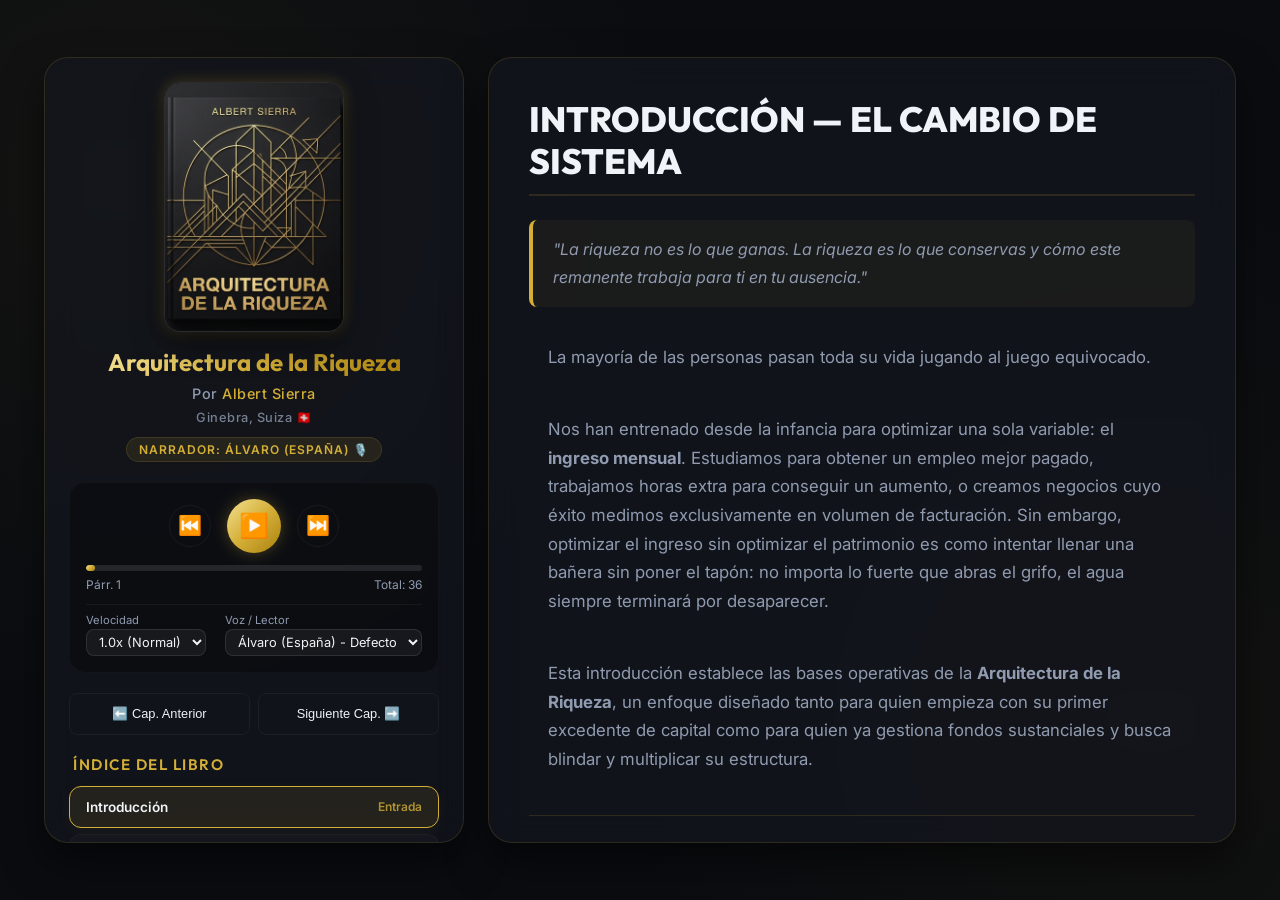
<file: index.html>
<!DOCTYPE html>
<html lang="es">
<head>
    <meta charset="UTF-8">
    <meta name="viewport" content="width=device-width, initial-scale=1.0">
    <title>Arquitectura de la Riqueza — Audiolibro Sincronizado</title>
    <meta name="description" content="Manual interactivo y audiolibro de la obra Arquitectura de la Riqueza por Albert Sierra, Ginebra Suiza. Narrado por Álvaro.">
    
    <!-- Premium Stylesheet -->
    <link rel="stylesheet" href="styles.css">
</head>
<body>

    <div class="app-container">
        
        <!-- LEFT COLUMN: COVER, PLAYER AND CHAPTER LIST -->
        <aside class="player-sidebar">
            
            <!-- Book Identity Card -->
            <div class="book-info">
                <div class="cover-wrapper">
                    <img src="cover_art.png" alt="Arquitectura de la Riqueza" class="cover-image" id="cover-img">
                </div>
                <h1 class="book-title">Arquitectura de la Riqueza</h1>
                <p class="book-author">Por <span>Albert Sierra</span></p>
                <p class="book-author" style="font-size: 0.8rem; opacity: 0.8;">Ginebra, Suiza 🇨🇭</p>
                <span class="narrator-badge">Narrador: Álvaro (España) 🎙️</span>
            </div>

            <!-- Player Controls -->
            <div class="audio-player-card">
                <div class="player-controls">
                    <button class="control-btn" id="prev-btn" title="Párrafo anterior">⏮️</button>
                    <button class="control-btn play-btn" id="play-btn" title="Iniciar narración">▶️</button>
                    <button class="control-btn" id="next-btn" title="Siguiente párrafo">⏭️</button>
                </div>

                <!-- Progress Bar -->
                <div class="progress-section">
                    <div class="progress-bar-container" id="progress-bar">
                        <div class="progress-fill" id="progress-fill"></div>
                    </div>
                    <div class="progress-time">
                        <span id="current-time">Párr. 1</span>
                        <span id="total-time">Total: 0</span>
                    </div>
                </div>

                <!-- Secondary Controls (Speed and Voice) -->
                <div class="secondary-controls">
                    <div>
                        <label for="speed-select" style="font-size: 0.7rem; color: var(--text-secondary); display: block; margin-bottom: 2px;">Velocidad</label>
                        <select id="speed-select" class="speed-select" title="Velocidad de reproducción">
                            <option value="0.75">0.75x</option>
                            <option value="1.0" selected>1.0x (Normal)</option>
                            <option value="1.25">1.25x</option>
                            <option value="1.5">1.5x</option>
                            <option value="1.75">1.75x</option>
                            <option value="2.0">2.0x</option>
                        </select>
                    </div>

                    <div>
                        <label for="voice-select" style="font-size: 0.7rem; color: var(--text-secondary); display: block; margin-bottom: 2px;">Voz / Lector</label>
                        <select id="voice-select" class="voice-select" title="Seleccionar voz">
                            <!-- Populated dynamically by app.js -->
                        </select>
                    </div>
                </div>
            </div>

            <!-- Navigation Controls (Chapters) -->
            <div style="display: flex; gap: 8px; justify-content: space-between;">
                <button class="control-btn" id="prev-cap-btn" style="flex: 1; border-radius: 8px; font-size: 0.8rem;" title="Capítulo Anterior">⬅️ Cap. Anterior</button>
                <button class="control-btn" id="next-cap-btn" style="flex: 1; border-radius: 8px; font-size: 0.8rem;" title="Siguiente Capítulo">Siguiente Cap. ➡️</button>
            </div>

            <!-- Chapter List -->
            <div class="chapters-container">
                <h3 class="section-title">Índice del Libro</h3>
                <ul class="chapter-list">
                    <li class="chapter-item active" data-id="introduccion">
                        <span>Introducción</span>
                        <span class="chapter-duration">Entrada</span>
                    </li>
                    <li class="chapter-item" data-id="modulo_01">
                        <span>Módulo 1: Error del Dinero</span>
                        <span class="chapter-duration">Cap. 1</span>
                    </li>
                    <li class="chapter-item" data-id="modulo_02">
                        <span>Módulo 2: Unidad de Riqueza</span>
                        <span class="chapter-duration">Cap. 2</span>
                    </li>
                    <li class="chapter-item" data-id="modulo_03">
                        <span>Módulo 3: Activo Real</span>
                        <span class="chapter-duration">Cap. 3</span>
                    </li>
                    <li class="chapter-item" data-id="modulo_04">
                        <span>Módulo 4: Criterios de Selección</span>
                        <span class="chapter-duration">Cap. 4</span>
                    </li>
                    <li class="chapter-item" data-id="modulo_05">
                        <span>Módulo 5: Principio de No Venta</span>
                        <span class="chapter-duration">Cap. 5</span>
                    </li>
                    <li class="chapter-item" data-id="modulo_06">
                        <span>Módulo 6: Interés Compuesto</span>
                        <span class="chapter-duration">Cap. 6</span>
                    </li>
                    <li class="chapter-item" data-id="modulo_07">
                        <span>Módulo 7: Construcción Cartera</span>
                        <span class="chapter-duration">Cap. 7</span>
                    </li>
                    <li class="chapter-item" data-id="modulo_08">
                        <span>Módulo 8: Riesgo Estructural</span>
                        <span class="chapter-duration">Cap. 8</span>
                    </li>
                    <li class="chapter-item" data-id="modulo_09">
                        <span>Módulo 9: Apalancamiento</span>
                        <span class="chapter-duration">Cap. 9</span>
                    </li>
                    <li class="chapter-item" data-id="modulo_10">
                        <span>Módulo 10: Escalado Patrimonio</span>
                        <span class="chapter-duration">Cap. 10</span>
                    </li>
                    <li class="chapter-item" data-id="modulo_11">
                        <span>Módulo 11: Sistemas Fiscales</span>
                        <span class="chapter-duration">Cap. 11</span>
                    </li>
                    <li class="chapter-item" data-id="modulo_12">
                        <span>Módulo 12: Restricciones</span>
                        <span class="chapter-duration">Cap. 12</span>
                    </li>
                    <li class="chapter-item" data-id="modulo_13">
                        <span>Módulo 13: Errores Riqueza</span>
                        <span class="chapter-duration">Cap. 13</span>
                    </li>
                    <li class="chapter-item" data-id="modulo_14">
                        <span>Módulo 14: Control Continuo</span>
                        <span class="chapter-duration">Cap. 14</span>
                    </li>
                    <li class="chapter-item" data-id="conclusion">
                        <span>Conclusión</span>
                        <span class="chapter-duration">Cierre</span>
                    </li>
                </ul>
            </div>

        </aside>

        <!-- RIGHT COLUMN: INTERACTIVE E-READER -->
        <main class="reader-container">
            <article class="reader-content" id="reader-content">
                <!-- Populated dynamically by app.js from chapters_data.js -->
            </article>
        </main>

    </div>

    <!-- Pre-compiled Chapter Database Script -->
    <script src="chapters_data.js"></script>
    
    <!-- Main Application script -->
    <script src="app.js"></script>

</body>
</html>
</file>
<file: styles.css>
@import url('https://fonts.googleapis.com/css2?family=Inter:wght@300;400;500;600&family=Outfit:wght@400;600;700;800&display=swap');

:root {
    --bg-dark: #0a0c10;
    --card-bg: rgba(20, 24, 33, 0.65);
    --border-color: rgba(212, 175, 55, 0.15);
    --border-active: rgba(212, 175, 55, 0.6);
    --text-primary: #f0f3f8;
    --text-secondary: #909bb0;
    --gold: #d4af37;
    --gold-gradient: linear-gradient(135deg, #f3e092 0%, #d4af37 50%, #aa8210 100%);
    --gold-glow: 0 0 15px rgba(212, 175, 55, 0.3);
    --font-heading: 'Outfit', sans-serif;
    --font-body: 'Inter', sans-serif;
    --transition-smooth: all 0.3s cubic-bezier(0.4, 0, 0.2, 1);
}

* {
    box-sizing: border-box;
    margin: 0;
    padding: 0;
    scrollbar-width: thin;
    scrollbar-color: rgba(212, 175, 55, 0.3) rgba(255, 255, 255, 0.02);
}

/* Custom Scrollbars */
::-webkit-scrollbar {
    width: 6px;
    height: 6px;
}
::-webkit-scrollbar-track {
    background: rgba(0, 0, 0, 0.2);
}
::-webkit-scrollbar-thumb {
    background: rgba(212, 175, 55, 0.3);
    border-radius: 4px;
}
::-webkit-scrollbar-thumb:hover {
    background: var(--gold);
}

body {
    background-color: var(--bg-dark);
    color: var(--text-primary);
    font-family: var(--font-body);
    min-height: 100vh;
    display: flex;
    justify-content: center;
    align-items: center;
    overflow-x: hidden;
    background-image: 
        radial-gradient(circle at 10% 20%, rgba(212, 175, 55, 0.05) 0%, transparent 40%),
        radial-gradient(circle at 90% 80%, rgba(170, 130, 16, 0.05) 0%, transparent 40%);
}

.app-container {
    width: 95vw;
    max-width: 1400px;
    height: 90vh;
    display: grid;
    grid-template-columns: 420px 1fr;
    gap: 24px;
    padding: 12px;
}

/* LEFT COLUMN - PLAYER & LIST */
.player-sidebar {
    background: var(--card-bg);
    backdrop-filter: blur(16px);
    border: 1px solid var(--border-color);
    border-radius: 24px;
    padding: 24px;
    display: flex;
    flex-direction: column;
    gap: 20px;
    height: 100%;
    overflow-y: auto;
    box-shadow: 0 20px 40px rgba(0, 0, 0, 0.5);
}

.book-info {
    text-align: center;
    display: flex;
    flex-direction: column;
    align-items: center;
    gap: 8px;
}

.cover-wrapper {
    position: relative;
    width: 180px;
    height: 250px;
    border-radius: 16px;
    overflow: hidden;
    box-shadow: 0 10px 30px rgba(0, 0, 0, 0.6), var(--gold-glow);
    border: 1px solid rgba(255, 255, 255, 0.1);
    margin-bottom: 8px;
    transition: var(--transition-smooth);
}

.cover-wrapper:hover {
    transform: scale(1.03);
    box-shadow: 0 15px 35px rgba(0, 0, 0, 0.7), 0 0 25px rgba(212, 175, 55, 0.5);
}

.cover-image {
    width: 100%;
    height: 100%;
    object-fit: cover;
}

.book-title {
    font-family: var(--font-heading);
    font-size: 1.5rem;
    font-weight: 700;
    color: var(--text-primary);
    line-height: 1.2;
    background: var(--gold-gradient);
    -webkit-background-clip: text;
    -webkit-text-fill-color: transparent;
}

.book-author {
    font-size: 0.9rem;
    color: var(--text-secondary);
    font-weight: 500;
    letter-spacing: 0.5px;
}

.book-author span {
    color: var(--gold);
}

.narrator-badge {
    display: inline-block;
    padding: 4px 12px;
    background: rgba(212, 175, 55, 0.1);
    border: 1px solid var(--border-color);
    border-radius: 20px;
    font-size: 0.75rem;
    color: var(--gold);
    font-weight: 600;
    text-transform: uppercase;
    letter-spacing: 1px;
    margin-top: 4px;
}

/* AUDIO CONTROLS */
.audio-player-card {
    background: rgba(0, 0, 0, 0.3);
    border-radius: 16px;
    padding: 16px;
    border: 1px solid rgba(255, 255, 255, 0.03);
    display: flex;
    flex-direction: column;
    gap: 12px;
}

.player-controls {
    display: flex;
    justify-content: center;
    align-items: center;
    gap: 16px;
}

.control-btn {
    background: none;
    border: none;
    cursor: pointer;
    color: var(--text-primary);
    font-size: 1.2rem;
    width: 42px;
    height: 42px;
    border-radius: 50%;
    display: flex;
    align-items: center;
    justify-content: center;
    transition: var(--transition-smooth);
    border: 1px solid rgba(255, 255, 255, 0.05);
}

.control-btn:hover {
    color: var(--gold);
    border-color: var(--gold);
    background: rgba(212, 175, 55, 0.05);
}

.control-btn.play-btn {
    background: var(--gold-gradient);
    color: #000;
    font-size: 1.5rem;
    width: 54px;
    height: 54px;
    border: none;
    box-shadow: var(--gold-glow);
}

.control-btn.play-btn:hover {
    transform: scale(1.05);
    box-shadow: 0 0 25px rgba(212, 175, 55, 0.6);
    color: #000;
}

.progress-section {
    display: flex;
    flex-direction: column;
    gap: 6px;
}

.progress-bar-container {
    width: 100%;
    height: 6px;
    background: rgba(255, 255, 255, 0.1);
    border-radius: 3px;
    position: relative;
    cursor: pointer;
    overflow: hidden;
}

.progress-fill {
    height: 100%;
    width: 0%;
    background: var(--gold-gradient);
    border-radius: 3px;
    transition: width 0.1s linear;
}

.progress-time {
    display: flex;
    justify-content: space-between;
    font-size: 0.75rem;
    color: var(--text-secondary);
}

.secondary-controls {
    display: flex;
    justify-content: space-between;
    align-items: center;
    padding-top: 8px;
    border-top: 1px solid rgba(255, 255, 255, 0.05);
}

.speed-select, .voice-select {
    background: rgba(255, 255, 255, 0.05);
    border: 1px solid rgba(255, 255, 255, 0.1);
    color: var(--text-primary);
    padding: 4px 8px;
    border-radius: 8px;
    font-size: 0.8rem;
    cursor: pointer;
    outline: none;
    transition: var(--transition-smooth);
    font-family: var(--font-body);
}

.speed-select:hover, .voice-select:hover {
    border-color: var(--gold);
    color: var(--gold);
}

.speed-select option, .voice-select option {
    background: var(--bg-dark);
    color: var(--text-primary);
}

/* CHAPTERS LIST */
.chapters-container {
    display: flex;
    flex-direction: column;
    gap: 8px;
}

.section-title {
    font-family: var(--font-heading);
    font-size: 0.95rem;
    font-weight: 600;
    text-transform: uppercase;
    letter-spacing: 1.5px;
    color: var(--gold);
    margin-bottom: 4px;
    padding-left: 4px;
}

.chapter-list {
    list-style: none;
    display: flex;
    flex-direction: column;
    gap: 6px;
}

.chapter-item {
    padding: 12px 16px;
    border-radius: 12px;
    cursor: pointer;
    background: rgba(255, 255, 255, 0.02);
    border: 1px solid rgba(255, 255, 255, 0.03);
    font-size: 0.85rem;
    font-weight: 500;
    color: var(--text-secondary);
    display: flex;
    justify-content: space-between;
    align-items: center;
    transition: var(--transition-smooth);
}

.chapter-item:hover {
    color: var(--text-primary);
    background: rgba(255, 255, 255, 0.05);
    border-color: rgba(212, 175, 55, 0.2);
}

.chapter-item.active {
    background: rgba(212, 175, 55, 0.1);
    border-color: var(--gold);
    color: var(--text-primary);
    font-weight: 600;
    box-shadow: 0 4px 15px rgba(212, 175, 55, 0.05);
}

.chapter-item .chapter-duration {
    font-size: 0.75rem;
    color: var(--gold);
    opacity: 0.8;
}

/* RIGHT COLUMN - READER */
.reader-container {
    background: var(--card-bg);
    backdrop-filter: blur(16px);
    border: 1px solid var(--border-color);
    border-radius: 24px;
    padding: 40px;
    height: 100%;
    overflow-y: auto;
    display: flex;
    flex-direction: column;
    gap: 24px;
    box-shadow: 0 20px 40px rgba(0, 0, 0, 0.5);
    scroll-behavior: smooth;
}

/* Reader Typography Styles */
.reader-content h1 {
    font-family: var(--font-heading);
    font-size: 2.2rem;
    font-weight: 800;
    margin-bottom: 24px;
    color: var(--text-primary);
    line-height: 1.2;
    border-bottom: 2px solid var(--border-color);
    padding-bottom: 12px;
}

.reader-content h2 {
    font-family: var(--font-heading);
    font-size: 1.6rem;
    font-weight: 700;
    margin-top: 36px;
    margin-bottom: 16px;
    color: var(--text-primary);
}

.reader-content h3 {
    font-family: var(--font-heading);
    font-size: 1.2rem;
    font-weight: 600;
    margin-top: 24px;
    margin-bottom: 12px;
    color: var(--text-primary);
}

/* Paragraph structures for reader and sync */
.reader-content p {
    font-size: 1.05rem;
    line-height: 1.7;
    color: var(--text-secondary);
    margin-bottom: 20px;
    padding: 12px 16px;
    border-radius: 8px;
    border-left: 3px solid transparent;
    cursor: pointer;
    transition: var(--transition-smooth);
}

.reader-content p:hover {
    color: var(--text-primary);
    background: rgba(255, 255, 255, 0.02);
    border-left-color: rgba(212, 175, 55, 0.3);
}

.reader-content p.speaking-active {
    color: var(--text-primary);
    background: rgba(212, 175, 55, 0.08);
    border-left-color: var(--gold);
    box-shadow: inset 4px 0 0 -1px var(--gold);
}

/* Blockquotes / Alerts styling */
.reader-content blockquote, .reader-content .callout {
    background: rgba(212, 175, 55, 0.05);
    border-left: 4px solid var(--gold);
    padding: 16px 20px;
    border-radius: 8px;
    margin: 24px 0;
    font-style: italic;
    color: var(--text-primary);
}

.reader-content blockquote p, .reader-content .callout p {
    padding: 0;
    margin-bottom: 0;
    background: none;
    border-left: none;
    font-size: 1rem;
}

/* Table styling */
.reader-content table {
    width: 100%;
    border-collapse: collapse;
    margin: 24px 0;
    font-size: 0.9rem;
}

.reader-content th, .reader-content td {
    padding: 12px 16px;
    text-align: left;
    border-bottom: 1px solid rgba(255, 255, 255, 0.05);
}

.reader-content th {
    font-family: var(--font-heading);
    color: var(--gold);
    font-weight: 600;
    border-bottom: 2px solid var(--border-color);
}

.reader-content tr:hover td {
    background: rgba(255, 255, 255, 0.01);
}

/* Code and diagrams styling */
.reader-content pre {
    background: rgba(0, 0, 0, 0.4);
    border: 1px solid rgba(255, 255, 255, 0.05);
    padding: 20px;
    border-radius: 12px;
    overflow-x: auto;
    margin: 24px 0;
    font-family: 'Courier New', Courier, monospace;
}

.reader-content code {
    font-family: 'Courier New', Courier, monospace;
    color: var(--gold);
    font-size: 0.95rem;
}

/* Mermaid Diagrams styles in HTML */
.mermaid-container {
    background: rgba(20, 24, 33, 0.4);
    border: 1px solid var(--border-color);
    padding: 24px;
    border-radius: 12px;
    margin: 24px 0;
    display: flex;
    justify-content: center;
    align-items: center;
}

.mermaid-svg {
    max-width: 100%;
    height: auto;
}

/* List items */
.reader-content ul, .reader-content ol {
    margin-left: 24px;
    margin-bottom: 20px;
    color: var(--text-secondary);
}

.reader-content li {
    font-size: 1rem;
    line-height: 1.7;
    margin-bottom: 8px;
    padding-left: 4px;
}

.reader-content li strong {
    color: var(--text-primary);
}

/* RESPONSIVE DESIGN */
@media (max-width: 1024px) {
    .app-container {
        grid-template-columns: 1fr;
        height: auto;
        padding: 16px;
    }

    .player-sidebar {
        height: auto;
        position: sticky;
        top: 16px;
        z-index: 100;
    }

    .reader-container {
        height: auto;
        max-height: 70vh;
    }
}
</file>
